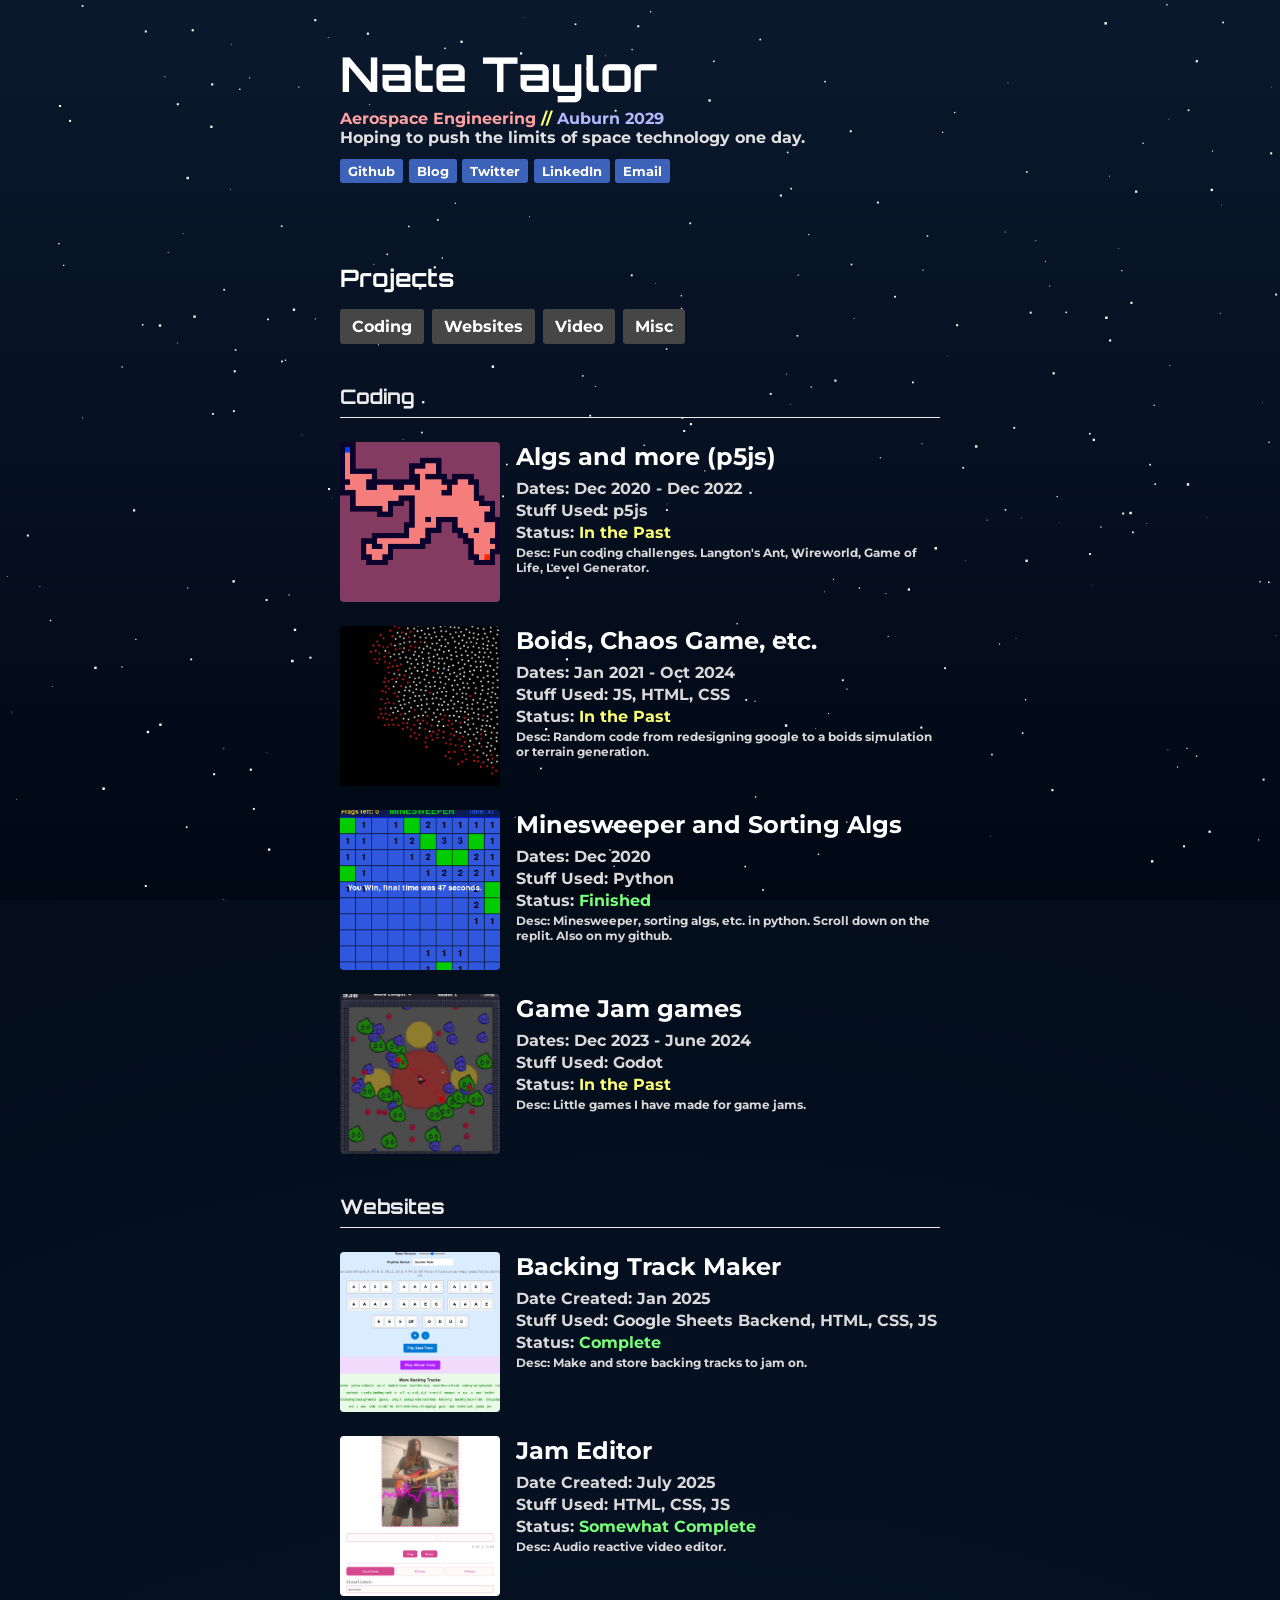
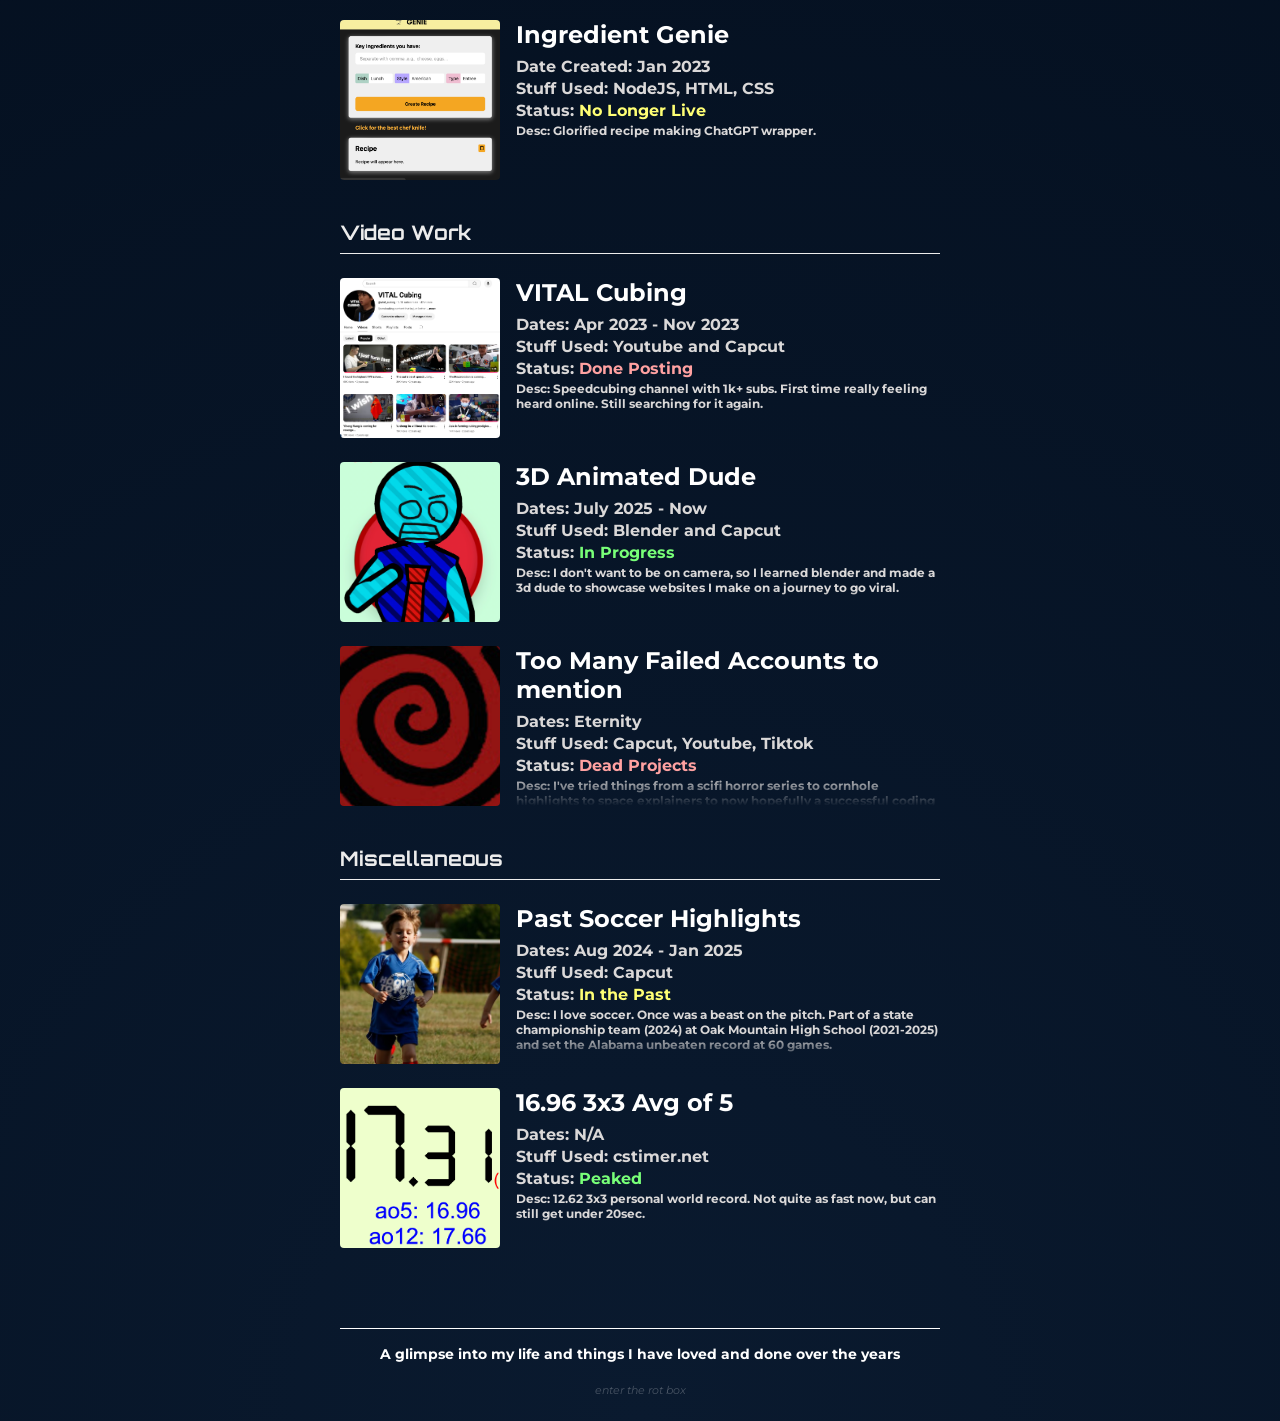
<file: index.html>
<!DOCTYPE html>
<html lang="en">

<head>
    <!-- Google tag (gtag.js) -->
    <script async src="https://www.googletagmanager.com/gtag/js?id=G-D38KP6G9SR"></script>
    <script>
        window.dataLayer = window.dataLayer || [];
        function gtag() { dataLayer.push(arguments); }
        gtag('js', new Date());

        gtag('config', 'G-D38KP6G9SR');
    </script>
    <meta charset="UTF-8">
    <meta name="viewport" content="width=device-width, initial-scale=1.0">
    <title>Personal Portfolio</title>
    <link rel="stylesheet" href="styles.css">
</head>

<body>
    <canvas id="starfield"></canvas>

    <div class="site-container">
        <div class="header-info">
            <h1>Nate Taylor</h1>
            <h3><span class="red">Aerospace Engineering</span> <span class="yellow">//</span> <span class="blue">Auburn
                    2029</span></h3>
            <h3>Hoping to push the limits of space technology one day.</h3>
            <div class="social-links">
                <button><a href="https://github.com/NateBTaylor" target="_blank">Github</a></button>
                <Button><a href="https://natextaylor.substack.com/" target="_blank">Blog</a></Button>
                <button><a href="https://x.com/Nates_projects" target="_blank">Twitter</a></button>
                <button><a href="https://www.linkedin.com/in/nathaniel-taylor-304880388/"
                        target="_blank">LinkedIn</a></button>
                <Button><a href="mailto:natextaylor@gmail.com">Email</a></Button>
            </div>
        </div>

        <div class="project-library">
            <h1>Projects</h1>
            <div class="table-of-contents">
                <div class="tabs">
                    <div class="tab"><a href="#coding">Coding</a></div>
                    <div class="tab"><a href="#websites">Websites</a></div>
                    <div class="tab"><a href="#video">Video</a></div>
                    <div class="tab"><a href="#misc">Misc</a></div>
                </div>
            </div>
            <div class="project-section coding" id="coding">
                <h3 class="project-header">Coding</h3>
                <a href="https://editor.p5js.org/natextaylor/sketches" target="_blank">
                    <div class="project-card">
                        <div class="project-image-container">
                            <img src="images/level-generator.png" alt="">
                        </div>
                        <div class="project-info">
                            <h3 class="project-title">Algs and more (p5js)</h3>
                            <h3 class="project-date">Dates: Dec 2020 - Dec 2022</h3>
                            <h3 class="project-tools">Stuff Used: p5js</h3>
                            <h3 class="project-status">Status: <span class="yellow">In the Past</span></h3>
                            <p class="description">Desc: Fun coding challenges. Langton's Ant, Wireworld, Game of Life,
                                Level Generator.</p>
                        </div>
                    </div>
                </a>
                <a href="https://codepen.io/sigmasites" target="_blank">
                    <div class="project-card">
                        <div class="project-image-container">
                            <img src="images/poisson-disc-sampling.png" alt="">
                        </div>
                        <div class="project-info">
                            <h3 class="project-title">Boids, Chaos Game, etc.</h3>
                            <h3 class="project-date">Dates: Jan 2021 - Oct 2024</h3>
                            <h3 class="project-tools">Stuff Used: JS, HTML, CSS</h3>
                            <h3 class="project-status">Status: <span class="yellow">In the Past</span></h3>
                            <p class="description">Desc: Random code from redesigning google to a boids simulation or
                                terrain generation.</p>
                        </div>
                    </div>
                </a>
                <a href="https://replit.com/@2soccer2" target="_blank">
                    <div class="project-card">
                        <div class="project-image-container">
                            <img src="images/minesweeper.png" alt="">
                        </div>
                        <div class="project-info">
                            <h3 class="project-title">Minesweeper and Sorting Algs</h3>
                            <h3 class="project-date">Dates: Dec 2020</h3>
                            <h3 class="project-tools">Stuff Used: Python</h3>
                            <h3 class="project-status">Status: <span class="complete">Finished</span></h3>
                            <p class="description">Desc: Minesweeper, sorting algs, etc. in python. Scroll down on the
                                replit. Also on my github.</p>
                        </div>
                    </div>
                </a>
                <a href="https://stardrift.itch.io/" target="_blank">
                    <div class="project-card">
                        <div class="project-image-container">
                            <img src="images/game-dev-pic.png" alt="">
                        </div>
                        <div class="project-info">
                            <h3 class="project-title">Game Jam games</h3>
                            <h3 class="project-date">Dates: Dec 2023 - June 2024</h3>
                            <h3 class="project-tools">Stuff Used: Godot</h3>
                            <h3 class="project-status">Status: <span class="yellow">In the Past</span></h3>
                            <p class="description">Desc: Little games I have made for game jams.</p>
                        </div>
                    </div>
                </a>
            </div>
            <div class="project-section websites" id="websites">
                <h3 class="project-header">Websites</h3>
                <a href="https://natebtaylor.github.io/backing-track-maker/" target="_blank">
                    <div class="project-card">
                        <div class="project-image-container">
                            <img src="images/backing-track-maker-pic.png" alt="">
                        </div>
                        <div class="project-info">
                            <h3 class="project-title">Backing Track Maker</h3>
                            <h3 class="project-date">Date Created: Jan 2025</h3>
                            <h3 class="project-tools">Stuff Used: Google Sheets Backend, HTML, CSS, JS</h3>
                            <h3 class="project-status">Status: <span class="complete">Complete</span></h3>
                            <p class="description">Desc: Make and store backing tracks to jam on.</p>
                        </div>
                    </div>
                </a>
                <a href="https://natebtaylor.github.io/jam-editor/" target="_blank">
                    <div class="project-card">
                        <div class="project-image-container">
                            <img src="images/jam-editor-pic.png" alt="">
                        </div>
                        <div class="project-info">
                            <h3 class="project-title">Jam Editor</h3>
                            <h3 class="project-date">Date Created: July 2025</h3>
                            <h3 class="project-tools">Stuff Used: HTML, CSS, JS</h3>
                            <h3 class="project-status">Status: <span class="complete">Somewhat Complete</span></h3>
                            <p class="description">Desc: Audio reactive video editor.</p>
                        </div>
                    </div>
                </a>
                <a href="https://github.com/NateBTaylor/pantryraid" target="_blank">
                    <div class="project-card">
                        <div class="project-image-container">
                            <img src="images/ingredient-genie-pic.png" alt="">
                        </div>
                        <div class="project-info">
                            <h3 class="project-title">Ingredient Genie</h3>
                            <h3 class="project-date">Date Created: Jan 2023</h3>
                            <h3 class="project-tools">Stuff Used: NodeJS, HTML, CSS</h3>
                            <h3 class="project-status">Status: <span class="yellow">No Longer Live</span></h3>
                            <p class="description">Desc: Glorified recipe making ChatGPT wrapper.</p>
                        </div>
                    </div>
                </a>
            </div>
            <div class="project-section video" id="video">
                <h3 class="project-header">Video Work</h3>
                <a href="https://www.youtube.com/@vital_cubing" target="_blank">
                    <div class="project-card">
                        <div class="project-image-container">
                            <img src="images/vital-cubing-pic.png" alt="">
                        </div>
                        <div class="project-info">
                            <h3 class="project-title">VITAL Cubing</h3>
                            <h3 class="project-date">Dates: Apr 2023 - Nov 2023</h3>
                            <h3 class="project-tools">Stuff Used: Youtube and Capcut</h3>
                            <h3 class="project-status">Status: <span class="red">Done Posting</span></h3>
                            <p class="description">Desc: Speedcubing channel with 1k+ subs. First time really feeling
                                heard online. Still searching for it again.</p>
                        </div>
                    </div>
                </a>
                <a href="">
                    <div class="project-card">
                        <div class="project-image-container">
                            <img src="images/3d-dude.png" alt="">
                        </div>
                        <div class="project-info">
                            <h3 class="project-title">3D Animated Dude</h3>
                            <h3 class="project-date">Dates: July 2025 - Now</h3>
                            <h3 class="project-tools">Stuff Used: Blender and Capcut</h3>
                            <h3 class="project-status">Status: <span class="complete">In Progress</span></h3>
                            <p class="description">Desc: I don't want to be on camera, so I learned blender and made a
                                3d dude to showcase websites I make on a journey to go viral.</p>
                        </div>
                    </div>
                </a>
                <a href="https://www.tiktok.com/@redshift_studios?_t=ZT-8zwyA8O4sIZ&_r=1" target="_blank">
                    <div class="project-card">
                        <div class="project-image-container">
                            <img src="images/redshift-pic.png" alt="">
                        </div>
                        <div class="project-info">
                            <h3 class="project-title">Too Many Failed Accounts to mention</h3>
                            <h3 class="project-date">Dates: Eternity</h3>
                            <h3 class="project-tools">Stuff Used: Capcut, Youtube, Tiktok</h3>
                            <h3 class="project-status">Status: <span class="red">Dead Projects</span></h3>
                            <p class="description">Desc: I've tried things from a scifi horror series to cornhole
                                highlights to space explainers to now hopefully a successful coding account.</p>
                        </div>
                    </div>
                </a>
            </div>
            <div class="project-section misc" id="misc">
                <h3 class="project-header">Miscellaneous</h3>
                <a href="https://www.youtube.com/watch?v=-i85LcPBGy0&t=6s" target="_blank">
                    <div class="project-card">
                        <div class="project-image-container">
                            <img src="images/young-soccer-photo.JPG" alt="">
                        </div>
                        <div class="project-info">
                            <h3 class="project-title">Past Soccer Highlights</h3>
                            <h3 class="project-date">Dates: Aug 2024 - Jan 2025</h3>
                            <h3 class="project-tools">Stuff Used: Capcut</h3>
                            <h3 class="project-status">Status: <span class="yellow">In the Past</span></h3>
                            <p class="description">Desc: I love soccer. Once was a beast on the pitch. Part of a state
                                championship team (2024) at Oak Mountain High School (2021-2025) and set the Alabama
                                unbeaten record at 60 games.</p>
                        </div>
                    </div>
                </a>
                <a href="">
                    <div class="project-card">
                        <div class="project-image-container">
                            <img src="images/speedcube-ao5-pb.png" alt="">
                        </div>
                        <div class="project-info">
                            <h3 class="project-title">16.96 3x3 Avg of 5</h3>
                            <h3 class="project-date">Dates: N/A</h3>
                            <h3 class="project-tools">Stuff Used: cstimer.net</h3>
                            <h3 class="project-status">Status: <span class="complete">Peaked</span></h3>
                            <p class="description">Desc: 12.62 3x3 personal world record. Not quite as fast now, but can
                                still get under 20sec.</p>
                        </div>
                    </div>
                </a>
            </div>
        </div>

        <div class="footer">
            <h3>A glimpse into my life and things I have loved and done over the years</h3>
            <a href="rotbox" class="easter-egg">enter the rot box</a>
        </div>
    </div>

    <script src="script.js"></script>
</body>

</html>
</file>
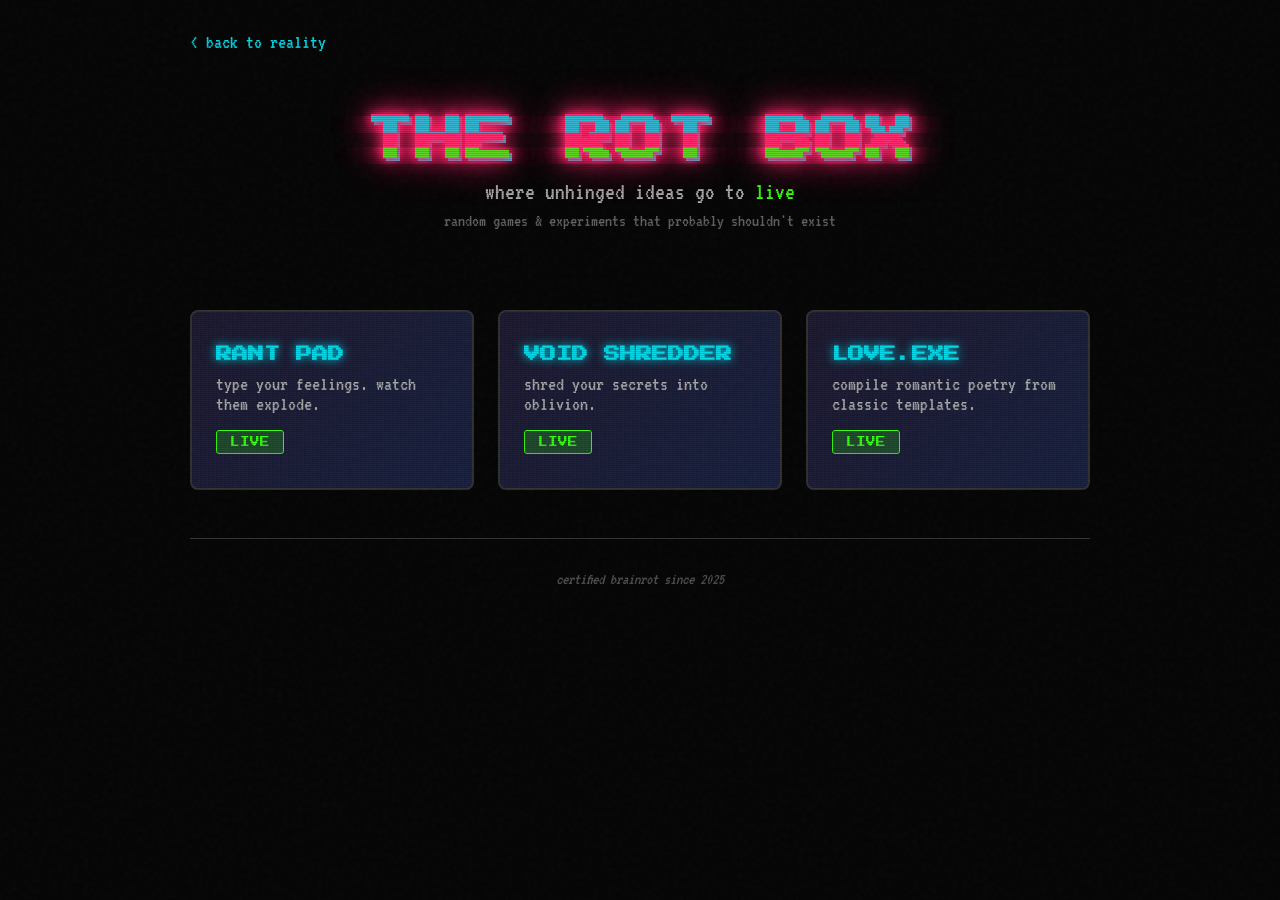
<file: rotbox/index.html>
<!DOCTYPE html>
<html lang="en">
<head>
    <meta charset="UTF-8">
    <meta name="viewport" content="width=device-width, initial-scale=1.0">
    <title>The Rot Box</title>
    <link rel="stylesheet" href="../rot-box.css">
</head>
<body>
    <div class="scanlines"></div>
    <div class="noise"></div>

    <div class="site-container">
        <a href="../" class="back-link">&lt; back to reality</a>

        <header class="header">
            <h1 class="glitch" data-text="THE ROT BOX">THE ROT BOX</h1>
            <p class="tagline">where unhinged ideas go to <span class="blink">live</span></p>
            <p class="subtitle">random games & experiments that probably shouldn't exist</p>
        </header>

        <div class="games-grid">
            <a href="../rant" class="game-card active">
                <div class="card-glitch"></div>
                <div class="card-content">
                    <h3>RANT PAD</h3>
                    <p>type your feelings. watch them explode.</p>
                    <span class="status">LIVE</span>
                </div>
            </a>

            <a href="../shredder" class="game-card active">
                <div class="card-glitch"></div>
                <div class="card-content">
                    <h3>VOID SHREDDER</h3>
                    <p>shred your secrets into oblivion.</p>
                    <span class="status">LIVE</span>
                </div>
            </a>

            <a href="../love-exe" class="game-card active">
                <div class="card-glitch"></div>
                <div class="card-content">
                    <h3>LOVE.EXE</h3>
                    <p>compile romantic poetry from classic templates.</p>
                    <span class="status">LIVE</span>
                </div>
            </a>
        </div>

        <footer class="footer">
            <p>certified brainrot since 2025</p>
        </footer>
    </div>
</body>
</html>
</file>
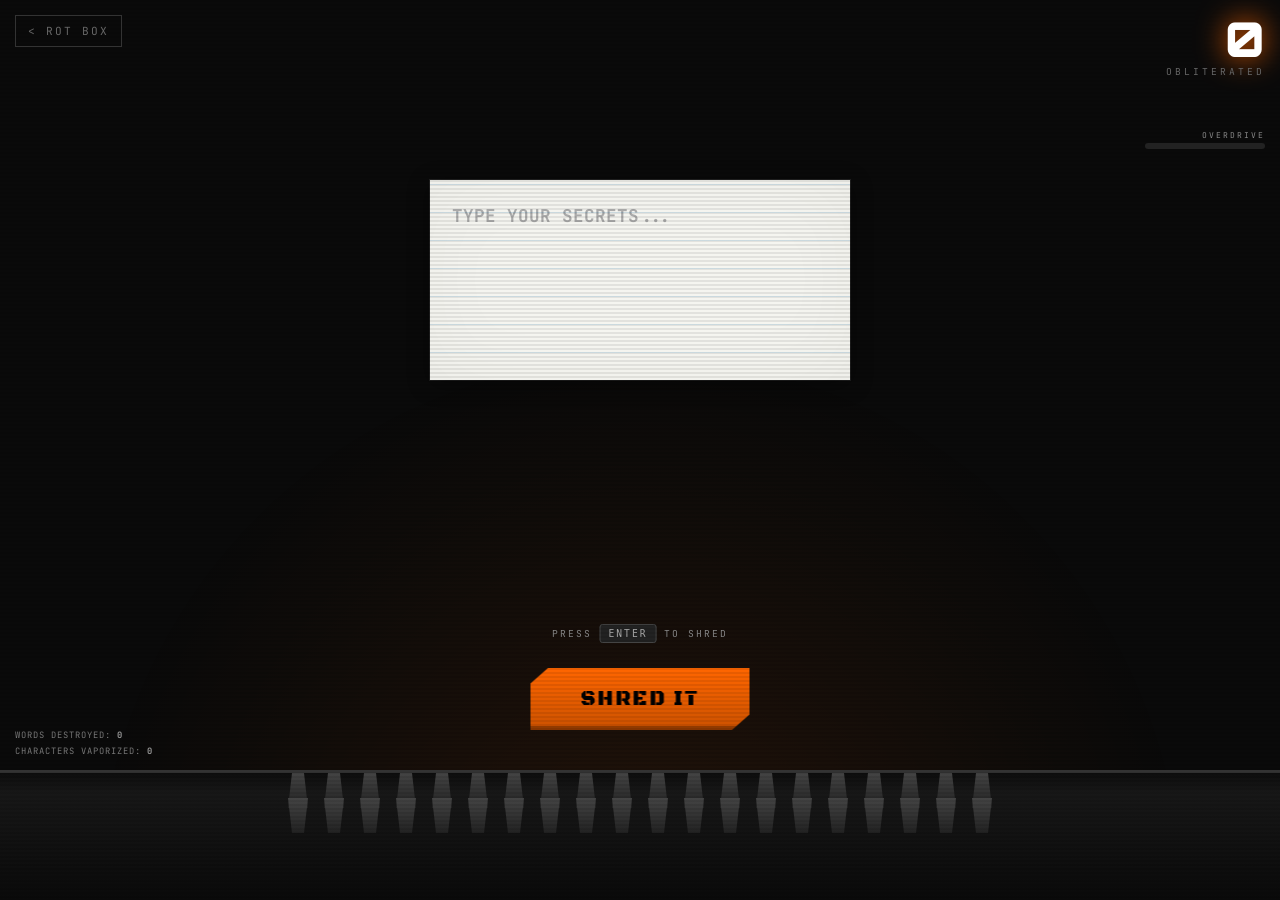
<file: shredder/index.html>
<!DOCTYPE html>
<html lang="en">

<head>
    <meta charset="UTF-8">
    <meta name="viewport" content="width=device-width, initial-scale=1.0, maximum-scale=1.0, user-scalable=no">
    <title>THE VOID SHREDDER</title>
    <style>
        @import url('https://fonts.googleapis.com/css2?family=Black+Ops+One&family=JetBrains+Mono:wght@400;700;800&family=Orbitron:wght@900&display=swap');

        :root {
            --bg: #0a0a0a;
            --paper: #f5f5f0;
            --accent: #fff;
            --hazard: #ff6600;
            --danger: #ff0040;
            --neon: #00ffaa;
            --message-bg: rgba(10, 10, 10, 0.95);
        }

        * {
            box-sizing: border-box;
            -webkit-tap-highlight-color: transparent;
        }

        body {
            margin: 0;
            background: var(--bg);
            overflow: hidden;
            font-family: 'JetBrains Mono', monospace;
            height: 100dvh;
            width: 100%;
            display: flex;
            flex-direction: column;
            overscroll-behavior: none;
            touch-action: none;
            transition: background 0.3s, filter 0.1s;
        }

        body::before {
            content: '';
            position: fixed;
            inset: 0;
            background: radial-gradient(circle at 50% 100%, rgba(255, 102, 0, 0.1) 0%, transparent 50%);
            pointer-events: none;
            z-index: 1;
            transition: opacity 0.3s;
        }

        body.overdrive {
            --hazard: #ff0040;
            background: #1a0008;
        }

        body.overdrive::before {
            background: radial-gradient(circle at 50% 100%, rgba(255, 0, 64, 0.3) 0%, transparent 60%);
        }

        body.flash {
            filter: brightness(1.5);
        }

        /* BACK LINK */
        #back-link {
            position: fixed;
            top: 15px;
            left: 15px;
            z-index: 100;
            font-size: 0.7rem;
            color: #666;
            text-decoration: none;
            text-transform: uppercase;
            letter-spacing: 2px;
            padding: 8px 12px;
            border: 1px solid #333;
            transition: all 0.2s;
        }

        #back-link:hover {
            color: var(--hazard);
            border-color: var(--hazard);
            box-shadow: 0 0 15px rgba(255, 102, 0, 0.3);
        }

        /* SCANLINES */
        #scan {
            position: fixed;
            inset: 0;
            pointer-events: none;
            z-index: 90;
            background: repeating-linear-gradient(0deg,
                    rgba(0, 0, 0, 0) 0px,
                    rgba(0, 0, 0, 0) 2px,
                    rgba(0, 0, 0, 0.15) 2px,
                    rgba(0, 0, 0, 0.15) 4px);
            opacity: 0.5;
        }

        /* STATS */
        #stats {
            position: fixed;
            top: 15px;
            right: 15px;
            text-align: right;
            z-index: 100;
            pointer-events: none;
        }

        #count {
            font-family: 'Orbitron', sans-serif;
            font-size: 3rem;
            font-weight: 900;
            color: var(--accent);
            line-height: 1;
            text-shadow: 0 0 30px var(--hazard);
            transition: transform 0.1s, text-shadow 0.3s;
        }

        #count.pop {
            transform: scale(1.3);
        }

        #stats-label {
            font-size: 0.6rem;
            color: #666;
            text-transform: uppercase;
            letter-spacing: 3px;
            margin-top: 2px;
        }

        /* COMBO */
        #combo-container {
            position: fixed;
            top: 80px;
            right: 15px;
            text-align: right;
            z-index: 100;
            pointer-events: none;
        }

        #combo {
            font-family: 'Black Ops One';
            font-size: 1.5rem;
            color: var(--hazard);
            opacity: 0;
            transform: scale(0.5);
            transition: all 0.2s cubic-bezier(0.175, 0.885, 0.32, 1.275);
            text-shadow: 0 0 20px var(--hazard);
        }

        #combo.show {
            opacity: 1;
            transform: scale(1);
        }

        #combo.mega {
            font-size: 2rem;
            color: var(--danger);
            text-shadow: 0 0 30px var(--danger);
        }

        /* STREAK BAR */
        #streak-container {
            position: fixed;
            top: 130px;
            right: 15px;
            width: 120px;
            z-index: 100;
        }

        #streak-label {
            font-size: 0.5rem;
            color: #888;
            text-transform: uppercase;
            letter-spacing: 2px;
            text-align: right;
            margin-bottom: 3px;
        }

        #streak-bar {
            width: 100%;
            height: 6px;
            background: #222;
            border-radius: 3px;
            overflow: hidden;
        }

        #streak-fill {
            width: 0%;
            height: 100%;
            background: linear-gradient(90deg, var(--hazard), var(--danger));
            transition: width 0.2s;
            box-shadow: 0 0 15px var(--hazard);
            border-radius: 3px;
        }

        /* MESSAGE */
        #msg-container {
            position: fixed;
            bottom: 300px;
            left: 50%;
            transform: translateX(-50%);
            z-index: 95;
            pointer-events: none;
            width: 90%;
            max-width: 500px;
        }

        #void-message {
            background: var(--message-bg);
            color: var(--accent);
            padding: 15px 30px;
            border: 1px solid #333;
            border-left: 3px solid var(--hazard);
            text-align: center;
            opacity: 0;
            transform: translateY(20px) scale(0.9);
            box-shadow: 0 20px 60px rgba(0, 0, 0, 0.8);
            backdrop-filter: blur(10px);
            transition: border-color 0.3s;
            min-width: 320px;
            width: 100%;
        }

        #void-message h3 {
            margin: 0 0 5px 0;
            font-size: 0.6rem;
            color: var(--hazard);
            text-transform: uppercase;
            letter-spacing: 3px;
            font-weight: 400;
        }

        #void-message p {
            margin: 0;
            font-size: 1rem;
            font-weight: 700;
            line-height: 1.4;
        }

        /* ACHIEVEMENT POPUP */
        #achievement {
            position: fixed;
            top: 50%;
            left: 50%;
            transform: translate(-50%, -50%) scale(0);
            z-index: 200;
            background: linear-gradient(135deg, #1a1a1a, #0a0a0a);
            border: 2px solid var(--neon);
            padding: 30px 50px;
            text-align: center;
            opacity: 0;
            box-shadow: 0 0 100px var(--neon), inset 0 0 50px rgba(0, 255, 170, 0.1);
            pointer-events: none;
        }

        #achievement h2 {
            margin: 0 0 10px 0;
            font-family: 'Black Ops One';
            font-size: 1.5rem;
            color: var(--neon);
            text-shadow: 0 0 20px var(--neon);
        }

        #achievement p {
            margin: 0;
            font-size: 0.8rem;
            color: #888;
            text-transform: uppercase;
            letter-spacing: 2px;
        }

        /* STAGE */
        #stage {
            flex: 1;
            display: flex;
            justify-content: center;
            align-items: flex-start;
            padding-top: 20vh;
            z-index: 10;
        }

        #paper-wrapper {
            position: relative;
            width: 85vw;
            max-width: 420px;
            height: 200px;
            perspective: 1200px;
            z-index: 20;
        }

        #paper {
            background: var(--paper);
            width: 100%;
            height: 100%;
            padding: 20px;
            box-shadow:
                0 4px 20px rgba(0, 0, 0, 0.4),
                0 0 0 1px rgba(255, 255, 255, 0.1),
                inset 0 0 80px rgba(0, 0, 0, 0.03);
            transform-origin: top center;
            position: absolute;
            transition: box-shadow 0.3s;
        }

        #paper::before {
            content: '';
            position: absolute;
            top: 0;
            left: 0;
            right: 0;
            bottom: 0;
            background:
                repeating-linear-gradient(0deg,
                    transparent 0px,
                    transparent 27px,
                    rgba(0, 150, 255, 0.1) 27px,
                    rgba(0, 150, 255, 0.1) 28px);
            pointer-events: none;
        }

        #paper.typing {
            box-shadow:
                0 8px 40px rgba(255, 102, 0, 0.2),
                0 0 0 2px var(--hazard),
                inset 0 0 80px rgba(0, 0, 0, 0.03);
        }

        textarea {
            width: 100%;
            height: 100%;
            border: none;
            background: transparent;
            font-family: 'JetBrains Mono', monospace;
            font-weight: 700;
            font-size: 1.1rem;
            resize: none;
            outline: none;
            color: #1a1a1a;
            line-height: 28px;
        }

        textarea::placeholder {
            color: #aaa;
        }

        /* BUTTON */
        #shred-btn {
            position: fixed;
            bottom: 170px;
            left: 50%;
            transform: translateX(-50%);
            background: linear-gradient(180deg, var(--hazard) 0%, #cc5200 100%);
            color: #000;
            border: none;
            padding: 18px 50px;
            font-family: 'Black Ops One';
            font-size: 1.3rem;
            cursor: pointer;
            z-index: 80;
            clip-path: polygon(8% 0, 100% 0, 100% 75%, 92% 100%, 0 100%, 0 25%);
            box-shadow: 0 0 40px var(--hazard), inset 0 -4px 0 rgba(0, 0, 0, 0.3);
            transition: all 0.15s;
            letter-spacing: 2px;
        }

        #shred-btn:hover {
            transform: translateX(-50%) scale(1.05);
            box-shadow: 0 0 60px var(--hazard), inset 0 -4px 0 rgba(0, 0, 0, 0.3);
        }

        #shred-btn:active,
        #shred-btn.active {
            transform: translateX(-50%) scale(0.95);
            background: linear-gradient(180deg, #fff 0%, var(--hazard) 100%);
        }

        #shred-btn:disabled {
            opacity: 0.4;
            pointer-events: none;
        }

        /* KEYBOARD HINT */
        #key-hint {
            position: fixed;
            bottom: 260px;
            left: 50%;
            transform: translateX(-50%);
            font-size: 0.6rem;
            color: #888;
            z-index: 80;
            text-transform: uppercase;
            letter-spacing: 2px;
        }

        #key-hint kbd {
            background: #222;
            padding: 3px 8px;
            border-radius: 3px;
            border: 1px solid #444;
            color: #aaa;
        }

        /* MACHINE */
        #machine {
            position: fixed;
            bottom: 0;
            left: 0;
            width: 100%;
            height: 130px;
            background: linear-gradient(180deg, #1a1a1a 0%, #0a0a0a 100%);
            z-index: 60;
            border-top: 3px solid #333;
            overflow: hidden;
            transition: transform 0.05s;
        }

        #machine.shaking {
            animation: machineShake 0.1s linear infinite;
        }

        @keyframes machineShake {

            0%,
            100% {
                transform: translateX(0);
            }

            25% {
                transform: translateX(-2px) translateY(-1px);
            }

            50% {
                transform: translateX(2px);
            }

            75% {
                transform: translateX(-1px) translateY(1px);
            }
        }

        #machine::before {
            content: '';
            position: absolute;
            top: 0;
            left: 0;
            right: 0;
            height: 20px;
            background: linear-gradient(180deg, rgba(0, 0, 0, 0.5) 0%, transparent 100%);
        }

        .teeth {
            position: absolute;
            top: 0;
            left: -10%;
            width: 120%;
            height: 40px;
            display: flex;
            justify-content: center;
        }

        .tooth {
            width: 20px;
            height: 35px;
            background: linear-gradient(180deg, #444 0%, #222 100%);
            margin: 0 8px;
            clip-path: polygon(20% 0, 80% 0, 100% 100%, 0 100%);
            transform-origin: top center;
        }

        .teeth.bottom {
            top: 25px;
        }

        .teeth.bottom .tooth {
            clip-path: polygon(0 0, 100% 0, 80% 100%, 20% 100%);
            transform-origin: bottom center;
        }

        /* SHRED PILE */
        #pile-container {
            position: fixed;
            bottom: 0;
            left: 0;
            width: 100%;
            height: 100%;
            pointer-events: none;
            z-index: 55;
            overflow: hidden;
        }

        .shred {
            position: absolute;
            bottom: -50px;
            width: 8px;
            background: linear-gradient(180deg, var(--paper) 0%, #ddd 100%);
            border-radius: 1px;
            transform-origin: top center;
            box-shadow: 1px 1px 2px rgba(0, 0, 0, 0.2);
        }

        .shred.dark {
            background: linear-gradient(180deg, #ccc 0%, #999 100%);
        }

        .shred.ink {
            background: linear-gradient(180deg, #333 0%, #111 100%);
        }

        /* PARTICLES CANVAS */
        #fx {
            position: fixed;
            inset: 0;
            pointer-events: none;
            z-index: 70;
        }

        /* WORD COUNT */
        #word-stats {
            position: fixed;
            bottom: 140px;
            left: 15px;
            font-size: 0.55rem;
            color: #777;
            z-index: 100;
            text-transform: uppercase;
            letter-spacing: 1px;
            line-height: 1.8;
        }

        #word-stats span {
            color: #999;
            font-weight: 700;
        }

        /* HOLD PROGRESS */
        #hold-ring {
            position: fixed;
            bottom: 185px;
            left: 50%;
            transform: translateX(-50%);
            width: 80px;
            height: 80px;
            z-index: 79;
            opacity: 0;
            transition: opacity 0.2s;
            pointer-events: none;
        }

        #hold-ring.show {
            opacity: 1;
        }

        #hold-ring svg {
            transform: rotate(-90deg);
        }

        #hold-ring circle {
            fill: none;
            stroke-width: 4;
        }

        #hold-ring .bg {
            stroke: #333;
        }

        #hold-ring .progress {
            stroke: var(--hazard);
            stroke-dasharray: 226;
            stroke-dashoffset: 226;
            transition: stroke-dashoffset 0.1s linear;
            filter: drop-shadow(0 0 10px var(--hazard));
        }

        /* RESPONSIVE */
        @media (max-width: 500px) {
            #count {
                font-size: 2.2rem;
            }

            #paper-wrapper {
                height: 160px;
            }

            #shred-btn {
                padding: 15px 35px;
                font-size: 1.1rem;
                bottom: 190px;
            }

            #key-hint {
                display: none;
            }
        }
    </style>
</head>

<body>
    <a href="../rotbox" id="back-link">&lt; ROT BOX</a>

    <div id="scan"></div>

    <div id="stats">
        <div id="count">0</div>
        <div id="stats-label">obliterated</div>
    </div>

    <div id="combo-container">
        <div id="combo">2X COMBO</div>
    </div>

    <div id="streak-container">
        <div id="streak-label">Overdrive</div>
        <div id="streak-bar">
            <div id="streak-fill"></div>
        </div>
    </div>

    <div id="msg-container">
        <div id="void-message">
            <h3>VOID_LOG:</h3>
            <p id="msg-text">...</p>
        </div>
    </div>

    <div id="achievement">
        <h2 id="achieve-title">ACHIEVEMENT</h2>
        <p id="achieve-desc">Unlocked</p>
    </div>

    <div id="stage">
        <div id="paper-wrapper">
            <div id="paper">
                <textarea id="text-input" placeholder="TYPE YOUR SECRETS..." spellcheck="false"
                    autocomplete="off"></textarea>
            </div>
        </div>
    </div>

    <div id="key-hint">Press <kbd>ENTER</kbd> to shred</div>

    <div id="hold-ring">
        <svg width="80" height="80">
            <circle class="bg" cx="40" cy="40" r="36" />
            <circle class="progress" cx="40" cy="40" r="36" />
        </svg>
    </div>

    <button id="shred-btn">SHRED IT</button>

    <div id="word-stats">
        Words destroyed: <span id="word-count">0</span><br>
        Characters vaporized: <span id="char-count">0</span>
    </div>

    <div id="pile-container"></div>

    <div id="machine">
        <div class="teeth top" id="teeth-top"></div>
        <div class="teeth bottom" id="teeth-bottom"></div>
    </div>

    <canvas id="fx"></canvas>

    <script>
        // ═══════════════════════════════════════════════════════════════
        // CONFIG
        // ═══════════════════════════════════════════════════════════════
        const ROASTS = [
            "Purged from existence.",
            "The void accepts your offering.",
            "Nobody saw that. Probably.",
            "Cringe levels: NEUTRALIZED",
            "Your secrets feed the machine.",
            "Deleted harder than your ex's number.",
            "The FBI agent is impressed.",
            "Gone. Reduced to atoms.",
            "That never happened.",
            "Shredded with extreme prejudice.",
            "Into the void it goes...",
            "Another one bites the dust.",
            "Obliterated. You're welcome.",
            "The void hungers for more.",
            "MAXIMUM DESTRUCTION",
            "Paper go brrrrrr",
            "Cathartic, isn't it?",
            "Your therapist would approve.",
            "Violence against paper: JUSTIFIED",
            "The machine is pleased."
        ];

        const ACHIEVEMENTS = {
            first: { title: "FIRST BLOOD", desc: "Your first destruction", threshold: 1 },
            ten: { title: "GETTING WARMED UP", desc: "10 secrets destroyed", threshold: 10 },
            fifty: { title: "VOID APPRENTICE", desc: "50 papers shredded", threshold: 50 },
            hundred: { title: "CENTURION", desc: "100 obliterations", threshold: 100 },
            fiveHundred: { title: "VOID MASTER", desc: "500 destructions", threshold: 500 },
            thousand: { title: "LEGENDARY SHREDDER", desc: "1000 papers gone", threshold: 1000 },
            combo5: { title: "COMBO STARTER", desc: "5x combo achieved", threshold: 5, type: 'combo' },
            combo10: { title: "COMBO KING", desc: "10x combo achieved", threshold: 10, type: 'combo' },
            speed: { title: "SPEED DEMON", desc: "3 shreds in 2 seconds", threshold: 3, type: 'speed' }
        };

        // ═══════════════════════════════════════════════════════════════
        // STATE
        // ═══════════════════════════════════════════════════════════════
        let count = parseInt(localStorage.getItem('shredCount')) || 0;
        let totalWords = parseInt(localStorage.getItem('wordCount')) || 0;
        let totalChars = parseInt(localStorage.getItem('charCount')) || 0;
        let unlockedAchievements = JSON.parse(localStorage.getItem('achievements') || '[]');
        let combo = 0;
        let maxCombo = parseInt(localStorage.getItem('maxCombo')) || 0;
        let lastShredTime = 0;
        let recentShreds = [];
        let isOverdrive = false;
        let isShredding = false;
        let streakDecayTimer = null;
        let holdTimer = null;
        let holdProgress = 0;

        const shreds = [];
        const MAX_SHREDS = 300;

        // ═══════════════════════════════════════════════════════════════
        // DOM
        // ═══════════════════════════════════════════════════════════════
        const ui = {
            count: document.getElementById('count'),
            combo: document.getElementById('combo'),
            streakFill: document.getElementById('streak-fill'),
            input: document.getElementById('text-input'),
            paper: document.getElementById('paper'),
            btn: document.getElementById('shred-btn'),
            msg: document.getElementById('void-message'),
            msgText: document.getElementById('msg-text'),
            pile: document.getElementById('pile-container'),
            achievement: document.getElementById('achievement'),
            achieveTitle: document.getElementById('achieve-title'),
            achieveDesc: document.getElementById('achieve-desc'),
            wordCount: document.getElementById('word-count'),
            charCount: document.getElementById('char-count'),
            teethTop: document.getElementById('teeth-top'),
            teethBottom: document.getElementById('teeth-bottom'),
            holdRing: document.getElementById('hold-ring'),
            holdProgress: document.querySelector('#hold-ring .progress')
        };

        // Initialize
        ui.count.textContent = count;
        ui.wordCount.textContent = totalWords.toLocaleString();
        ui.charCount.textContent = totalChars.toLocaleString();

        // Create teeth
        for (let i = 0; i < 20; i++) {
            const tooth1 = document.createElement('div');
            tooth1.className = 'tooth';
            ui.teethTop.appendChild(tooth1);

            const tooth2 = document.createElement('div');
            tooth2.className = 'tooth';
            ui.teethBottom.appendChild(tooth2);
        }

        // Restore pile from count
        if (count > 0) {
            const initialShreds = Math.min(count * 3, MAX_SHREDS);
            for (let i = 0; i < initialShreds; i++) {
                createShred(true);
            }
        }

        // ═══════════════════════════════════════════════════════════════
        // CANVAS PARTICLES
        // ═══════════════════════════════════════════════════════════════
        const canvas = document.getElementById('fx');
        const ctx = canvas.getContext('2d');
        let particles = [];

        function resize() {
            canvas.width = window.innerWidth;
            canvas.height = window.innerHeight;
        }
        window.addEventListener('resize', resize);
        resize();

        class Particle {
            constructor(x, y, options = {}) {
                this.x = x;
                this.y = y;
                this.vx = options.vx || (Math.random() - 0.5) * 20;
                this.vy = options.vy || -(Math.random() * 15 + 5);
                this.life = 1;
                this.decay = options.decay || 0.02;
                this.type = options.type || 'rect';
                this.char = options.char || '';
                this.color = options.color || '#fff';
                this.size = options.size || Math.random() * 6 + 3;
                this.rot = Math.random() * 360;
                this.vRot = (Math.random() - 0.5) * 15;
                this.gravity = options.gravity ?? 0.6;
            }

            update() {
                this.x += this.vx;
                this.y += this.vy;
                this.vy += this.gravity;
                this.vx *= 0.99;
                this.rot += this.vRot;
                this.life -= this.decay;
            }

            draw() {
                ctx.save();
                ctx.translate(this.x, this.y);
                ctx.rotate(this.rot * Math.PI / 180);
                ctx.globalAlpha = this.life;

                if (this.type === 'text') {
                    ctx.fillStyle = this.color;
                    ctx.font = `bold ${this.size}px monospace`;
                    ctx.fillText(this.char, -this.size / 4, this.size / 4);
                } else if (this.type === 'spark') {
                    ctx.fillStyle = this.color;
                    ctx.beginPath();
                    ctx.arc(0, 0, this.size, 0, Math.PI * 2);
                    ctx.fill();
                } else {
                    ctx.fillStyle = this.color;
                    ctx.fillRect(-this.size / 2, -this.size / 2, this.size, this.size * 1.5);
                }

                ctx.restore();
            }
        }

        function spawnParticles(text) {
            const y = window.innerHeight - 130;
            const centerX = window.innerWidth / 2;

            // Text particles
            const chars = text.split('').filter(c => c.trim()).slice(0, 30);
            chars.forEach((char, i) => {
                particles.push(new Particle(
                    centerX + (Math.random() - 0.5) * 200,
                    y,
                    {
                        type: 'text',
                        char: char,
                        color: '#222',
                        size: 18,
                        vx: (Math.random() - 0.5) * 25,
                        vy: -(Math.random() * 20 + 8),
                        decay: 0.015
                    }
                ));
            });

            // Paper confetti
            const confettiCount = isOverdrive ? 80 : 50;
            for (let i = 0; i < confettiCount; i++) {
                const colors = isOverdrive
                    ? ['#ff0040', '#ff6600', '#fff', '#ffcc00']
                    : ['#fff', '#f5f5f0', '#ddd', '#ccc'];
                particles.push(new Particle(
                    centerX + (Math.random() - 0.5) * 150,
                    y,
                    {
                        color: colors[Math.floor(Math.random() * colors.length)],
                        size: Math.random() * 8 + 4,
                        vx: (Math.random() - 0.5) * 30,
                        vy: -(Math.random() * 25 + 10),
                        decay: 0.012
                    }
                ));
            }

            // Sparks in overdrive
            if (isOverdrive) {
                for (let i = 0; i < 20; i++) {
                    particles.push(new Particle(
                        centerX + (Math.random() - 0.5) * 100,
                        y,
                        {
                            type: 'spark',
                            color: '#ff6600',
                            size: Math.random() * 3 + 1,
                            vx: (Math.random() - 0.5) * 40,
                            vy: -(Math.random() * 30 + 15),
                            decay: 0.03,
                            gravity: 0.3
                        }
                    ));
                }
            }
        }

        function particleLoop() {
            ctx.clearRect(0, 0, canvas.width, canvas.height);

            for (let i = particles.length - 1; i >= 0; i--) {
                const p = particles[i];
                p.update();
                p.draw();
                if (p.life <= 0) particles.splice(i, 1);
            }

            requestAnimationFrame(particleLoop);
        }
        particleLoop();

        // ═══════════════════════════════════════════════════════════════
        // SHRED PILE
        // ═══════════════════════════════════════════════════════════════
        function createShred(instant = false) {
            if (shreds.length >= MAX_SHREDS) {
                const oldest = shreds.shift();
                oldest.el.remove();
            }

            const shred = document.createElement('div');
            shred.className = 'shred';

            // Random darkness
            if (Math.random() > 0.7) shred.classList.add('dark');
            if (Math.random() > 0.9) shred.classList.add('ink');

            const x = Math.random() * window.innerWidth;
            const height = Math.random() * 40 + 20;
            const rotation = (Math.random() - 0.5) * 30;

            shred.style.left = x + 'px';
            shred.style.height = height + 'px';
            shred.style.transform = `rotate(${rotation}deg)`;

            if (instant) {
                // Instant placement for restored pile
                const baseHeight = Math.random() * 80;
                shred.style.bottom = baseHeight + 'px';
                shred.style.opacity = '1';
            } else {
                // Animated drop
                shred.style.bottom = (window.innerHeight + 50) + 'px';
                shred.style.transition = 'bottom 0.8s cubic-bezier(0.25, 0.46, 0.45, 0.94), opacity 0.3s';

                ui.pile.appendChild(shred);

                requestAnimationFrame(() => {
                    const targetBottom = Math.random() * Math.min(shreds.length * 1.5, 100) + 10;
                    shred.style.bottom = targetBottom + 'px';
                });
            }

            ui.pile.appendChild(shred);
            shreds.push({ el: shred });
        }

        // ═══════════════════════════════════════════════════════════════
        // AUDIO
        // ═══════════════════════════════════════════════════════════════
        let audioCtx = null;

        function initAudio() {
            if (!audioCtx) {
                audioCtx = new (window.AudioContext || window.webkitAudioContext)();
            }
            if (audioCtx.state === 'suspended') {
                audioCtx.resume();
            }
        }

        function playShredSound() {
            if (!audioCtx) return;

            const now = audioCtx.currentTime;
            const duration = isOverdrive ? 0.25 : 0.35;

            // Base grinding
            const osc = audioCtx.createOscillator();
            const gain = audioCtx.createGain();
            osc.type = isOverdrive ? 'sawtooth' : 'square';
            osc.frequency.setValueAtTime(isOverdrive ? 120 : 80, now);
            osc.frequency.exponentialRampToValueAtTime(40, now + duration);
            gain.gain.setValueAtTime(0.25, now);
            gain.gain.exponentialRampToValueAtTime(0.01, now + duration);
            osc.connect(gain);
            gain.connect(audioCtx.destination);
            osc.start(now);
            osc.stop(now + duration);

            // Crunch noise
            const noiseBuffer = audioCtx.createBuffer(1, audioCtx.sampleRate * duration, audioCtx.sampleRate);
            const noiseData = noiseBuffer.getChannelData(0);
            for (let i = 0; i < noiseData.length; i++) {
                noiseData[i] = (Math.random() * 2 - 1) * (1 - i / noiseData.length);
            }
            const noise = audioCtx.createBufferSource();
            noise.buffer = noiseBuffer;
            const noiseGain = audioCtx.createGain();
            const noiseFilter = audioCtx.createBiquadFilter();
            noiseFilter.type = 'lowpass';
            noiseFilter.frequency.value = isOverdrive ? 3000 : 2000;
            noiseGain.gain.setValueAtTime(0.4, now);
            noiseGain.gain.exponentialRampToValueAtTime(0.01, now + duration);
            noise.connect(noiseFilter);
            noiseFilter.connect(noiseGain);
            noiseGain.connect(audioCtx.destination);
            noise.start(now);

            // Impact thud
            const thud = audioCtx.createOscillator();
            const thudGain = audioCtx.createGain();
            thud.type = 'sine';
            thud.frequency.setValueAtTime(60, now);
            thud.frequency.exponentialRampToValueAtTime(20, now + 0.1);
            thudGain.gain.setValueAtTime(0.3, now);
            thudGain.gain.exponentialRampToValueAtTime(0.01, now + 0.1);
            thud.connect(thudGain);
            thudGain.connect(audioCtx.destination);
            thud.start(now);
            thud.stop(now + 0.1);
        }

        function playAchievementSound() {
            if (!audioCtx) return;

            const now = audioCtx.currentTime;

            [440, 554, 659, 880].forEach((freq, i) => {
                const osc = audioCtx.createOscillator();
                const gain = audioCtx.createGain();
                osc.type = 'sine';
                osc.frequency.value = freq;
                gain.gain.setValueAtTime(0, now + i * 0.1);
                gain.gain.linearRampToValueAtTime(0.15, now + i * 0.1 + 0.05);
                gain.gain.exponentialRampToValueAtTime(0.01, now + i * 0.1 + 0.3);
                osc.connect(gain);
                gain.connect(audioCtx.destination);
                osc.start(now + i * 0.1);
                osc.stop(now + i * 0.1 + 0.3);
            });
        }

        // ═══════════════════════════════════════════════════════════════
        // ANIMATIONS
        // ═══════════════════════════════════════════════════════════════
        function shake(intensity = 10) {
            const keyframes = [
                { transform: `translate(${-intensity}px, ${intensity / 2}px)` },
                { transform: `translate(${intensity}px, ${-intensity / 2}px)` },
                { transform: `translate(${-intensity / 2}px, ${intensity / 3}px)` },
                { transform: `translate(${intensity / 2}px, ${-intensity / 3}px)` },
                { transform: 'translate(0, 0)' }
            ];
            document.body.animate(keyframes, { duration: 150, easing: 'ease-out' });
        }

        function flash() {
            document.body.classList.add('flash');
            setTimeout(() => document.body.classList.remove('flash'), 50);
        }

        function animateTeeth() {
            const teeth = document.querySelectorAll('.tooth');
            const machine = document.getElementById('machine');

            // Add machine shake
            machine.classList.add('shaking');
            setTimeout(() => machine.classList.remove('shaking'), isOverdrive ? 400 : 300);

            teeth.forEach((tooth, i) => {
                const isTop = tooth.parentElement.classList.contains('top');
                const delay = (i % 5) * 15;
                const moveAmount = isOverdrive ? 12 : 10;
                const rotateAmount = isOverdrive ? 8 : 5;

                tooth.animate([
                    { transform: isTop ? 'translateY(0) rotate(0deg)' : 'translateY(0) rotate(0deg)' },
                    { transform: isTop ? `translateY(${moveAmount}px) rotate(${rotateAmount}deg)` : `translateY(-${moveAmount}px) rotate(-${rotateAmount}deg)` },
                    { transform: isTop ? 'translateY(2px) rotate(-2deg)' : 'translateY(-2px) rotate(2deg)' },
                    { transform: isTop ? `translateY(${moveAmount - 2}px) rotate(${rotateAmount - 2}deg)` : `translateY(-${moveAmount - 2}px) rotate(-${rotateAmount - 2}deg)` },
                    { transform: isTop ? 'translateY(0) rotate(0deg)' : 'translateY(0) rotate(0deg)' }
                ], {
                    duration: isOverdrive ? 200 : 250,
                    delay: delay,
                    easing: 'ease-in-out'
                });
            });
        }

        function popCount() {
            ui.count.classList.add('pop');
            setTimeout(() => ui.count.classList.remove('pop'), 100);
        }

        // ═══════════════════════════════════════════════════════════════
        // MESSAGES & ACHIEVEMENTS
        // ═══════════════════════════════════════════════════════════════
        let msgTimeout = null;

        function showMessage(text) {
            const msg = ROASTS[Math.floor(Math.random() * ROASTS.length)];
            ui.msgText.textContent = msg;

            clearTimeout(msgTimeout);

            ui.msg.animate([
                { opacity: 0, transform: 'translateY(20px) scale(0.9)' },
                { opacity: 1, transform: 'translateY(0) scale(1)' }
            ], { duration: 200, fill: 'forwards', easing: 'ease-out' });

            msgTimeout = setTimeout(() => {
                ui.msg.animate([
                    { opacity: 1, transform: 'translateY(0) scale(1)' },
                    { opacity: 0, transform: 'translateY(10px) scale(0.95)' }
                ], { duration: 150, fill: 'forwards', easing: 'ease-in' });
            }, 2500);
        }

        function showAchievement(key, achievement) {
            if (unlockedAchievements.includes(key)) return;

            unlockedAchievements.push(key);
            localStorage.setItem('achievements', JSON.stringify(unlockedAchievements));

            ui.achieveTitle.textContent = achievement.title;
            ui.achieveDesc.textContent = achievement.desc;

            playAchievementSound();

            ui.achievement.animate([
                { opacity: 0, transform: 'translate(-50%, -50%) scale(0)' },
                { opacity: 1, transform: 'translate(-50%, -50%) scale(1.1)' },
                { opacity: 1, transform: 'translate(-50%, -50%) scale(1)' }
            ], { duration: 400, fill: 'forwards', easing: 'cubic-bezier(0.175, 0.885, 0.32, 1.275)' });

            setTimeout(() => {
                ui.achievement.animate([
                    { opacity: 1, transform: 'translate(-50%, -50%) scale(1)' },
                    { opacity: 0, transform: 'translate(-50%, -50%) scale(0.8)' }
                ], { duration: 300, fill: 'forwards', easing: 'ease-in' });
            }, 2500);
        }

        function checkAchievements() {
            for (const [key, achievement] of Object.entries(ACHIEVEMENTS)) {
                if (unlockedAchievements.includes(key)) continue;

                if (achievement.type === 'combo') {
                    if (combo >= achievement.threshold) {
                        showAchievement(key, achievement);
                    }
                } else if (achievement.type === 'speed') {
                    if (recentShreds.length >= achievement.threshold) {
                        const timeDiff = recentShreds[recentShreds.length - 1] - recentShreds[0];
                        if (timeDiff <= 2000) {
                            showAchievement(key, achievement);
                        }
                    }
                } else {
                    if (count >= achievement.threshold) {
                        showAchievement(key, achievement);
                    }
                }
            }
        }

        // ═══════════════════════════════════════════════════════════════
        // COMBO & STREAK
        // ═══════════════════════════════════════════════════════════════
        function updateCombo() {
            const now = Date.now();

            if (now - lastShredTime < 3000) {
                combo++;
                if (combo > maxCombo) {
                    maxCombo = combo;
                    localStorage.setItem('maxCombo', maxCombo);
                }
            } else {
                combo = 1;
            }

            // Track recent shreds for speed achievement
            recentShreds.push(now);
            recentShreds = recentShreds.filter(t => now - t < 3000);

            lastShredTime = now;

            // Update combo display
            if (combo >= 2) {
                ui.combo.textContent = combo >= 10 ? `${combo}X MEGA COMBO!` : `${combo}X COMBO`;
                ui.combo.classList.add('show');
                ui.combo.classList.toggle('mega', combo >= 10);

                // Animate combo
                ui.combo.animate([
                    { transform: 'scale(1.3)' },
                    { transform: 'scale(1)' }
                ], { duration: 200, easing: 'ease-out' });
            }

            // Reset combo decay
            clearTimeout(streakDecayTimer);
            streakDecayTimer = setTimeout(() => {
                combo = 0;
                ui.combo.classList.remove('show', 'mega');
            }, 3000);

            // Streak bar
            const pct = Math.min((combo / 10) * 100, 100);
            ui.streakFill.style.width = pct + '%';

            // Overdrive mode
            if (combo >= 5 && !isOverdrive) {
                isOverdrive = true;
                document.body.classList.add('overdrive');
            } else if (combo < 5 && isOverdrive) {
                isOverdrive = false;
                document.body.classList.remove('overdrive');
            }
        }

        // ═══════════════════════════════════════════════════════════════
        // CORE SHRED
        // ═══════════════════════════════════════════════════════════════
        function shred() {
            const text = ui.input.value.trim();
            if (!text || isShredding) {
                if (!text) {
                    ui.paper.animate([
                        { transform: 'translateX(-5px)' },
                        { transform: 'translateX(5px)' },
                        { transform: 'translateX(-3px)' },
                        { transform: 'translateX(3px)' },
                        { transform: 'translateX(0)' }
                    ], { duration: 200 });
                }
                return;
            }

            isShredding = true;
            ui.btn.disabled = true;
            initAudio();

            // Count words and chars
            const words = text.split(/\s+/).filter(w => w.length > 0).length;
            const chars = text.length;
            totalWords += words;
            totalChars += chars;
            localStorage.setItem('wordCount', totalWords);
            localStorage.setItem('charCount', totalChars);
            ui.wordCount.textContent = totalWords.toLocaleString();
            ui.charCount.textContent = totalChars.toLocaleString();

            // Update combo
            updateCombo();

            const duration = isOverdrive ? 350 : 500;

            // Animate paper down
            ui.paper.animate([
                { transform: 'translateY(0) rotate(0deg) scale(1)', opacity: 1 },
                { transform: `translateY(${window.innerHeight - 250}px) rotate(${(Math.random() - 0.5) * 10}deg) scale(0.85)`, opacity: 1, offset: 0.7 },
                { transform: `translateY(${window.innerHeight - 200}px) rotate(0deg) scale(0.7)`, opacity: 0 }
            ], {
                duration: duration,
                easing: 'cubic-bezier(0.55, 0.055, 0.675, 0.19)',
                fill: 'forwards'
            }).onfinish = () => impact(text);
        }

        function impact(text) {
            // Effects
            playShredSound();
            shake(isOverdrive ? 15 : 8);
            flash();
            animateTeeth();
            spawnParticles(text);

            // Haptic
            if (navigator.vibrate) {
                navigator.vibrate(isOverdrive ? [30, 20, 30, 20, 30] : [40]);
            }

            // Create shreds
            const shredCount = Math.min(Math.ceil(text.length / 3), 15) + 3;
            for (let i = 0; i < shredCount; i++) {
                setTimeout(() => createShred(), i * 30);
            }

            // Update count
            count++;
            localStorage.setItem('shredCount', count);
            ui.count.textContent = count;
            popCount();

            // Check achievements
            checkAchievements();

            // Show message
            setTimeout(() => showMessage(text), 150);

            // Reset
            setTimeout(reset, isOverdrive ? 200 : 400);
        }

        function reset() {
            ui.input.value = '';

            // Reset paper position
            ui.paper.style.transform = 'translateY(-100vh)';
            ui.paper.style.opacity = '1';

            // Animate back
            setTimeout(() => {
                ui.paper.animate([
                    { transform: 'translateY(-100vh) rotate(-5deg)', opacity: 0 },
                    { transform: 'translateY(10px) rotate(2deg)', opacity: 1 },
                    { transform: 'translateY(0) rotate(0deg)', opacity: 1 }
                ], {
                    duration: 400,
                    easing: 'cubic-bezier(0.175, 0.885, 0.32, 1.275)',
                    fill: 'forwards'
                }).onfinish = () => {
                    isShredding = false;
                    ui.btn.disabled = false;
                    ui.input.focus();
                };
            }, 50);
        }

        // ═══════════════════════════════════════════════════════════════
        // EVENT LISTENERS
        // ═══════════════════════════════════════════════════════════════
        ui.btn.addEventListener('click', shred);
        ui.btn.addEventListener('touchstart', () => ui.btn.classList.add('active'));
        ui.btn.addEventListener('touchend', () => ui.btn.classList.remove('active'));

        // Keyboard support
        ui.input.addEventListener('keydown', (e) => {
            if (e.key === 'Enter' && !e.shiftKey) {
                e.preventDefault();
                shred();
            }
        });

        // Typing indicator
        ui.input.addEventListener('input', () => {
            ui.paper.classList.toggle('typing', ui.input.value.length > 0);
        });

        // Focus on load
        setTimeout(() => ui.input.focus(), 100);

        // Prevent zoom on double tap
        document.addEventListener('touchstart', (e) => {
            if (e.touches.length > 1) e.preventDefault();
        }, { passive: false });

        // Init audio on first interaction
        document.addEventListener('click', initAudio, { once: true });
        document.addEventListener('touchstart', initAudio, { once: true });
    </script>
</body>

</html>
</file>
<file: styles.css>
@import url('https://fonts.googleapis.com/css2?family=Montserrat:ital,wght@0,100..900;1,100..900&family=Orbitron:wght@400..900&display=swap');

* {
    margin:0;
    padding:0;
    outline:none;
    font-family: "Montserrat", sans-serif;
    color:white;
}

html {
    scroll-behavior: smooth;
}

body {
    background: radial-gradient(circle at bottom, #0a1a2f 0%, #000814 100%);
    min-height:100vh;
}

a {
    text-decoration:none;
}

#starfield {
    position: fixed;
    top: 0; left: 0;
    width: 100%; height: 100%;
    z-index: -1;
}

.site-container {
    display:flex;
    flex-direction:column;
    width:90%;
    max-width:600px;
    margin:auto;
}

.header-info {
    margin-top:3rem;
    margin-bottom:5rem;
}

h1 {
    font-family:"Orbitron", sans-serif;
}

.header-info h1 {
    font-size: 3rem;
    line-height: 1.1;
    margin-bottom:0.5rem;
}

.header-info h3 {
    color:rgb(224, 224, 224);
    font-size: 1rem;
}

.red {
    color:rgb(255, 161, 161);
}

.blue {
    color:rgb(182, 182, 255);
}

.yellow {
    color: rgb(255, 255, 116);
}


.social-links {
    margin-top:0.75rem;
    display:flex;
    gap:0.35rem;
}

.social-links button {
    padding:0.25rem 0.5rem;
    border:none;
    border-radius:0.15rem;
    font-family:"Montserrat", sans-serif;
    font-weight:bold;
    transition:all ease 200ms;
    cursor:pointer;
    background:rgb(61, 98, 185);
}

.social-links button a {
    text-decoration:none;
}

.social-links button:hover {
    scale:1.05;
}


.project-library h1 {
    font-size:1.5rem;
    font-weight:bold;
    margin-bottom:1rem;
}

.tabs {
    display:flex;
    gap:0.5rem;
    flex-wrap:wrap;
    margin-bottom:2rem;
}

.tab {
    padding:0.5rem 0.75rem;
    background:rgb(70, 70, 70);
    border:none;
    border-radius:0.15rem;
    transition:all ease 200ms;
    font-family:"Montserrat", sans-serif;
    font-weight:bold;
    font-size:1rem;
    cursor:pointer;
}

.tab:hover {
    scale:1.05;
}

.easter-egg {
    display: inline-block;
    color: rgba(255, 255, 255, 0.25);
    text-decoration: none;
    font-size: 0.7rem;
    font-style: italic;
    padding: 0.5rem;
    margin-top: 0.75rem;
    transition: all 0.3s ease;
}

.easter-egg:hover {
    color: #ff2a6d;
    text-shadow: 0 0 10px #ff2a6d;
    letter-spacing: 2px;
}

.project-header {
    font-family:"Orbitron", sans-serif;
    color:rgb(236, 236, 236);
    padding:0.5rem 0;
    font-size:1.25rem;
    font-weight:bold;
    border-bottom:1px solid rgb(236, 236, 236);
}

.project-section {
    margin-bottom:2rem;
}

.project-image-container {
    width:10rem;
    height:10rem;
    overflow:hidden;
    border-radius:0.25rem;
    flex-shrink: 0;
}

.project-card img {
    width: 100%;
    height: 100%;
    object-fit: cover; /* fills the square, crops if necessary */
    object-position: center; /* center the image */
}

.project-card {
    display:flex;
    gap:1rem;
    margin:1.5rem 0;
    transition: all ease 200ms;
    height:10rem;
}

.project-card:hover {
    scale:1.02;
}

.project-info {
    display: flex;
    flex-direction: column;
    gap: 0.2rem;
    overflow-y: auto;
    scrollbar-width: none;
    position: relative;
    height: 10rem;
  
    /* Fade */
    -webkit-mask-image: linear-gradient(to bottom, black 80%, transparent 100%);
    mask-image: linear-gradient(to bottom, black 80%, transparent 100%);
  }

.project-info::-webkit-scrollbar {
    display: none; /* Chrome, Safari, Edge */
  }

.project-date, .project-tools, .project-status {
    font-size:1rem;
    color:rgb(218, 216, 216);
}

.project-title {
    font-size:1.5rem;
    color:white;
    margin-bottom:0.3rem;
} 

.description {
    font-size:0.75rem;
    font-family:"Montserrat", sans-serif;
    font-weight:bold;
    color:rgb(218, 216, 216);
}

.complete {
    color:rgb(120, 255, 120);
}

.footer {
    font-size:0.75rem;
    color:white;
    text-align:center;
    border-top:1px solid white;
    margin-top:3rem;
    padding:1rem 0;
}

.footer h3 {
    width:90%;
    margin:auto;
}


@media screen and (max-width: 550px) {
    .header-info {
        margin-top:1rem;
    }

    .project-image-container {
        width:8rem;
        height:8rem;
    }

    .project-date, .project-tools, .project-status {
        font-size:0.75rem;
        color:rgb(218, 216, 216);
    }
    
    .project-title {
        font-size:1rem;
        color:white;
    } 

    .project-info {
        height:8rem;
    }

    .project-card {
        height:8rem;
    }
}
</file>
<file: rot-box.css>
@import url('https://fonts.googleapis.com/css2?family=Press+Start+2P&family=VT323&display=swap');

* {
    margin: 0;
    padding: 0;
    box-sizing: border-box;
}

:root {
    --neon-pink: #ff2a6d;
    --neon-cyan: #05d9e8;
    --neon-green: #39ff14;
    --neon-purple: #d300c5;
    --neon-yellow: #f5f500;
    --dark-bg: #0d0d0d;
    --darker-bg: #050505;
}

html {
    scroll-behavior: smooth;
}

body {
    background: var(--darker-bg);
    min-height: 100vh;
    font-family: 'VT323', monospace;
    color: #fff;
    overflow-x: hidden;
    position: relative;
}

/* Scanlines overlay */
.scanlines {
    position: fixed;
    top: 0;
    left: 0;
    width: 100%;
    height: 100%;
    pointer-events: none;
    z-index: 1000;
    background: repeating-linear-gradient(
        0deg,
        rgba(0, 0, 0, 0.15),
        rgba(0, 0, 0, 0.15) 1px,
        transparent 1px,
        transparent 2px
    );
}

/* Noise texture */
.noise {
    position: fixed;
    top: 0;
    left: 0;
    width: 100%;
    height: 100%;
    pointer-events: none;
    z-index: 999;
    opacity: 0.03;
    background-image: url("data:image/svg+xml,%3Csvg viewBox='0 0 200 200' xmlns='http://www.w3.org/2000/svg'%3E%3Cfilter id='noise'%3E%3CfeTurbulence type='fractalNoise' baseFrequency='0.9' numOctaves='4' stitchTiles='stitch'/%3E%3C/filter%3E%3Crect width='100%' height='100%' filter='url(%23noise)'/%3E%3C/svg%3E");
}

.site-container {
    display: flex;
    flex-direction: column;
    width: 90%;
    max-width: 900px;
    margin: auto;
    padding: 2rem 0;
    position: relative;
    z-index: 1;
}

.back-link {
    font-family: 'VT323', monospace;
    font-size: 1.25rem;
    color: var(--neon-cyan);
    text-decoration: none;
    margin-bottom: 2rem;
    transition: all 0.2s ease;
    display: inline-block;
    width: fit-content;
}

.back-link:hover {
    color: var(--neon-pink);
    text-shadow: 0 0 10px var(--neon-pink);
    transform: translateX(-5px);
}

/* Header */
.header {
    text-align: center;
    margin-bottom: 3rem;
    padding: 2rem 0;
}

.header h1 {
    font-family: 'Press Start 2P', cursive;
    font-size: clamp(1.5rem, 8vw, 3rem);
    color: var(--neon-pink);
    text-shadow:
        0 0 10px var(--neon-pink),
        0 0 20px var(--neon-pink),
        0 0 40px var(--neon-pink),
        3px 3px 0 var(--neon-cyan);
    margin-bottom: 1rem;
    letter-spacing: 2px;
}

/* Glitch effect */
.glitch {
    position: relative;
    animation: glitch-skew 2s infinite linear alternate-reverse;
}

.glitch::before,
.glitch::after {
    content: attr(data-text);
    position: absolute;
    top: 0;
    left: 0;
    width: 100%;
    height: 100%;
}

.glitch::before {
    color: var(--neon-cyan);
    animation: glitch-anim 0.4s cubic-bezier(0.25, 0.46, 0.45, 0.94) both infinite;
    clip-path: polygon(0 0, 100% 0, 100% 35%, 0 35%);
    transform: translate(-2px, -2px);
    opacity: 0.8;
}

.glitch::after {
    color: var(--neon-green);
    animation: glitch-anim-2 0.4s cubic-bezier(0.25, 0.46, 0.45, 0.94) reverse both infinite;
    clip-path: polygon(0 65%, 100% 65%, 100% 100%, 0 100%);
    transform: translate(2px, 2px);
    opacity: 0.8;
}

@keyframes glitch-anim {
    0% { transform: translate(0); }
    20% { transform: translate(-3px, 3px); }
    40% { transform: translate(-3px, -3px); }
    60% { transform: translate(3px, 3px); }
    80% { transform: translate(3px, -3px); }
    100% { transform: translate(0); }
}

@keyframes glitch-anim-2 {
    0% { transform: translate(0); }
    20% { transform: translate(3px, -3px); }
    40% { transform: translate(3px, 3px); }
    60% { transform: translate(-3px, -3px); }
    80% { transform: translate(-3px, 3px); }
    100% { transform: translate(0); }
}

@keyframes glitch-skew {
    0% { transform: skew(0deg); }
    10% { transform: skew(-0.5deg); }
    20% { transform: skew(0.5deg); }
    30% { transform: skew(0deg); }
    100% { transform: skew(0deg); }
}

.tagline {
    font-size: 1.5rem;
    color: #aaa;
    margin-bottom: 0.5rem;
}

.tagline .blink {
    color: var(--neon-green);
    animation: blink 1s steps(1) infinite;
}

@keyframes blink {
    0%, 50% { opacity: 1; }
    51%, 100% { opacity: 0; }
}

.subtitle {
    font-size: 1.1rem;
    color: #666;
}

/* Games grid */
.games-grid {
    display: grid;
    grid-template-columns: repeat(auto-fill, minmax(280px, 1fr));
    gap: 1.5rem;
    margin-bottom: 3rem;
}

.game-card {
    background: linear-gradient(135deg, #1a1a2e 0%, #16213e 100%);
    border: 2px solid #333;
    border-radius: 8px;
    padding: 1.5rem;
    text-decoration: none;
    position: relative;
    overflow: hidden;
    transition: all 0.3s ease;
    min-height: 180px;
    display: flex;
    flex-direction: column;
    justify-content: center;
}

.game-card::before {
    content: '';
    position: absolute;
    top: 0;
    left: -100%;
    width: 100%;
    height: 100%;
    background: linear-gradient(
        90deg,
        transparent,
        rgba(255, 42, 109, 0.1),
        transparent
    );
    transition: left 0.5s ease;
}

.game-card:hover::before {
    left: 100%;
}

.game-card:hover {
    border-color: var(--neon-pink);
    box-shadow:
        0 0 20px rgba(255, 42, 109, 0.3),
        inset 0 0 20px rgba(255, 42, 109, 0.1);
    transform: translateY(-5px) scale(1.02);
}

.game-card.coming-soon {
    opacity: 0.7;
    cursor: default;
}

.game-card.coming-soon:hover {
    opacity: 1;
}

.card-glitch {
    position: absolute;
    top: 0;
    left: 0;
    width: 100%;
    height: 100%;
    background: repeating-linear-gradient(
        90deg,
        transparent,
        transparent 2px,
        rgba(255, 42, 109, 0.03) 2px,
        rgba(255, 42, 109, 0.03) 4px
    );
    pointer-events: none;
}

.card-content {
    position: relative;
    z-index: 2;
}

.card-content h3 {
    font-family: 'Press Start 2P', cursive;
    font-size: 1rem;
    color: var(--neon-cyan);
    margin-bottom: 0.75rem;
    text-shadow: 0 0 10px var(--neon-cyan);
}

.card-content p {
    font-size: 1.25rem;
    color: #aaa;
    margin-bottom: 1rem;
}

.card-content .status {
    display: inline-block;
    font-family: 'Press Start 2P', cursive;
    font-size: 0.6rem;
    padding: 0.4rem 0.8rem;
    background: rgba(255, 42, 109, 0.2);
    border: 1px solid var(--neon-pink);
    color: var(--neon-pink);
    border-radius: 3px;
    animation: pulse 2s infinite;
}

@keyframes pulse {
    0%, 100% { opacity: 1; }
    50% { opacity: 0.5; }
}

/* Active game card (for when you add real games) */
.game-card.active {
    opacity: 1;
    cursor: pointer;
}

.game-card.active .status {
    background: rgba(57, 255, 20, 0.2);
    border-color: var(--neon-green);
    color: var(--neon-green);
    animation: none;
}

/* Footer */
.footer {
    text-align: center;
    padding: 2rem 0;
    border-top: 1px solid #333;
    margin-top: auto;
}

.footer p {
    font-size: 1rem;
    color: #555;
    font-style: italic;
}

/* Mobile responsiveness */
@media screen and (max-width: 600px) {
    .site-container {
        padding: 1rem 0;
    }

    .header {
        margin-bottom: 2rem;
        padding: 1rem 0;
    }

    .header h1 {
        font-size: 1.3rem;
        letter-spacing: 1px;
    }

    .tagline {
        font-size: 1.2rem;
    }

    .subtitle {
        font-size: 1rem;
    }

    .games-grid {
        grid-template-columns: 1fr;
        gap: 1rem;
    }

    .game-card {
        min-height: 150px;
        padding: 1.25rem;
    }

    .card-content h3 {
        font-size: 0.85rem;
    }

    .card-content p {
        font-size: 1.1rem;
    }

    .card-content .status {
        font-size: 0.5rem;
    }

    .back-link {
        font-size: 1.1rem;
    }
}

/* Extra small screens */
@media screen and (max-width: 380px) {
    .header h1 {
        font-size: 1.1rem;
    }

    .card-content h3 {
        font-size: 0.75rem;
    }
}
</file>
